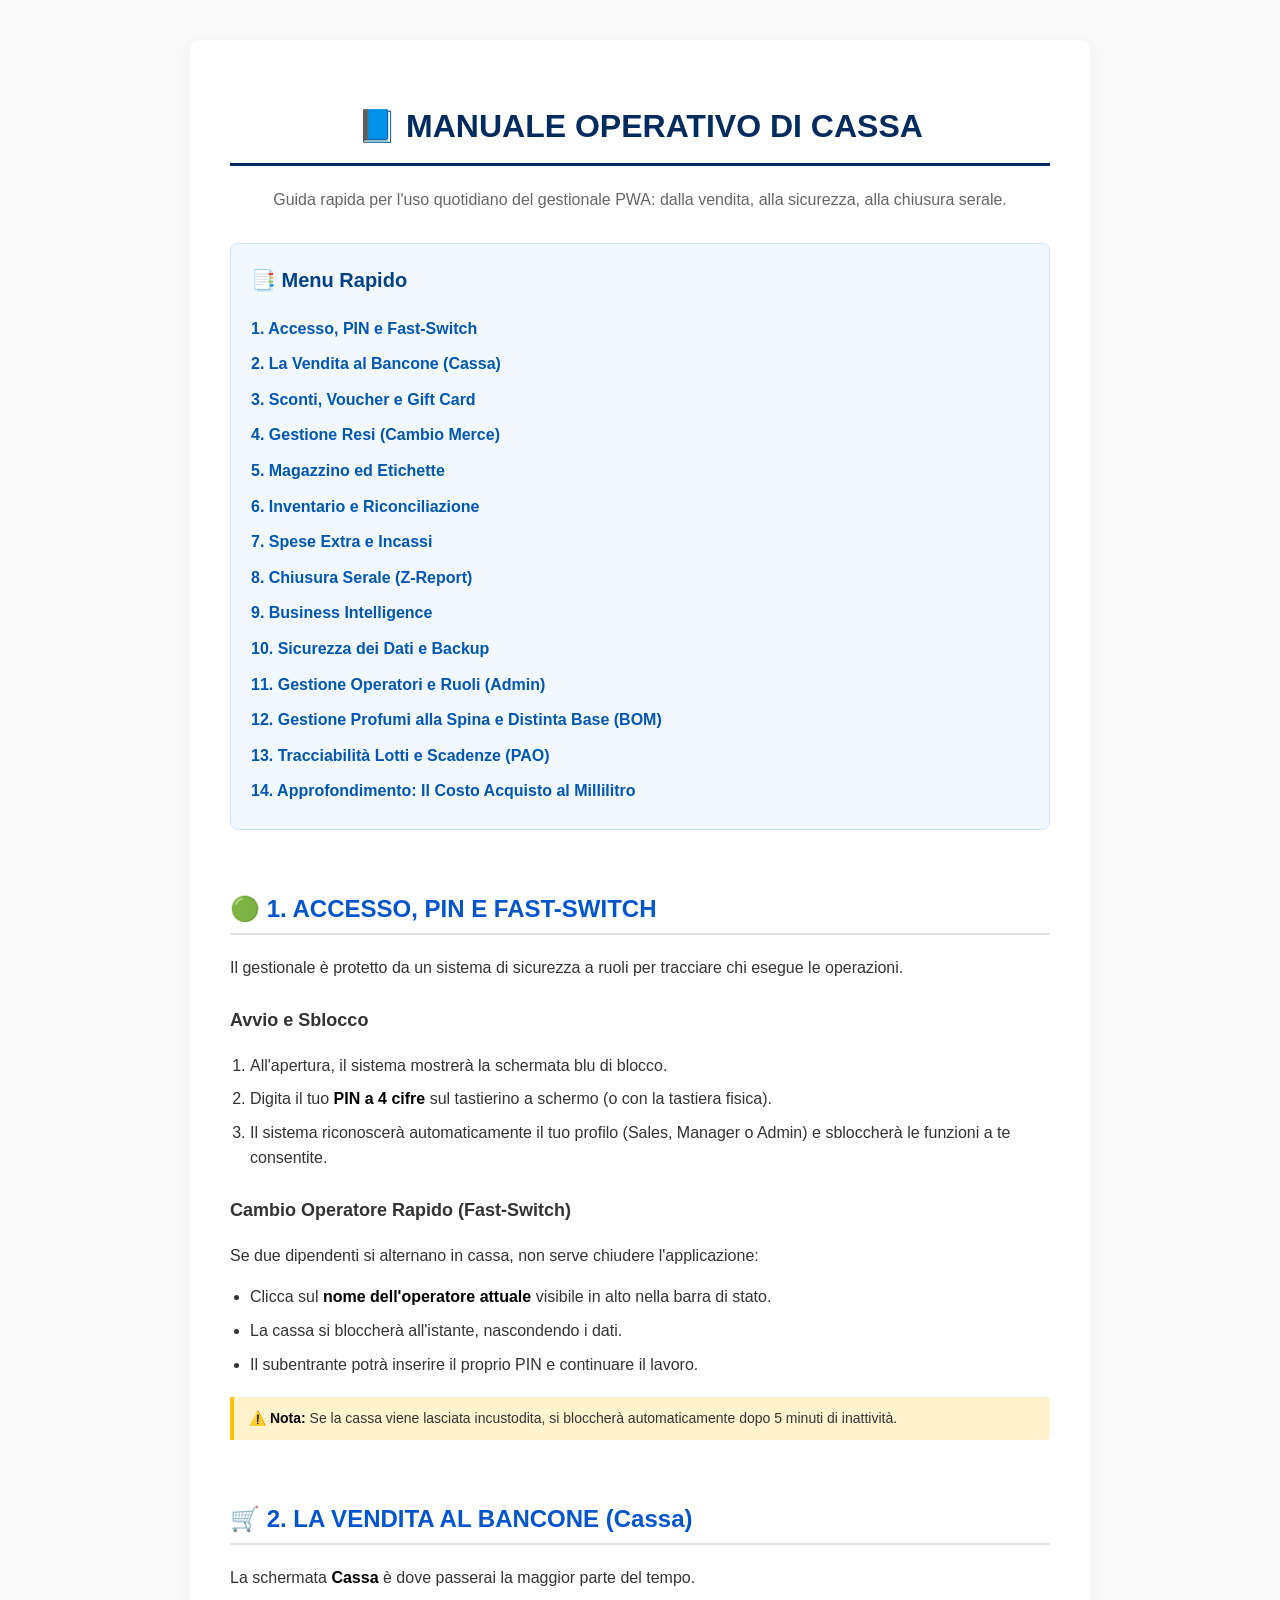
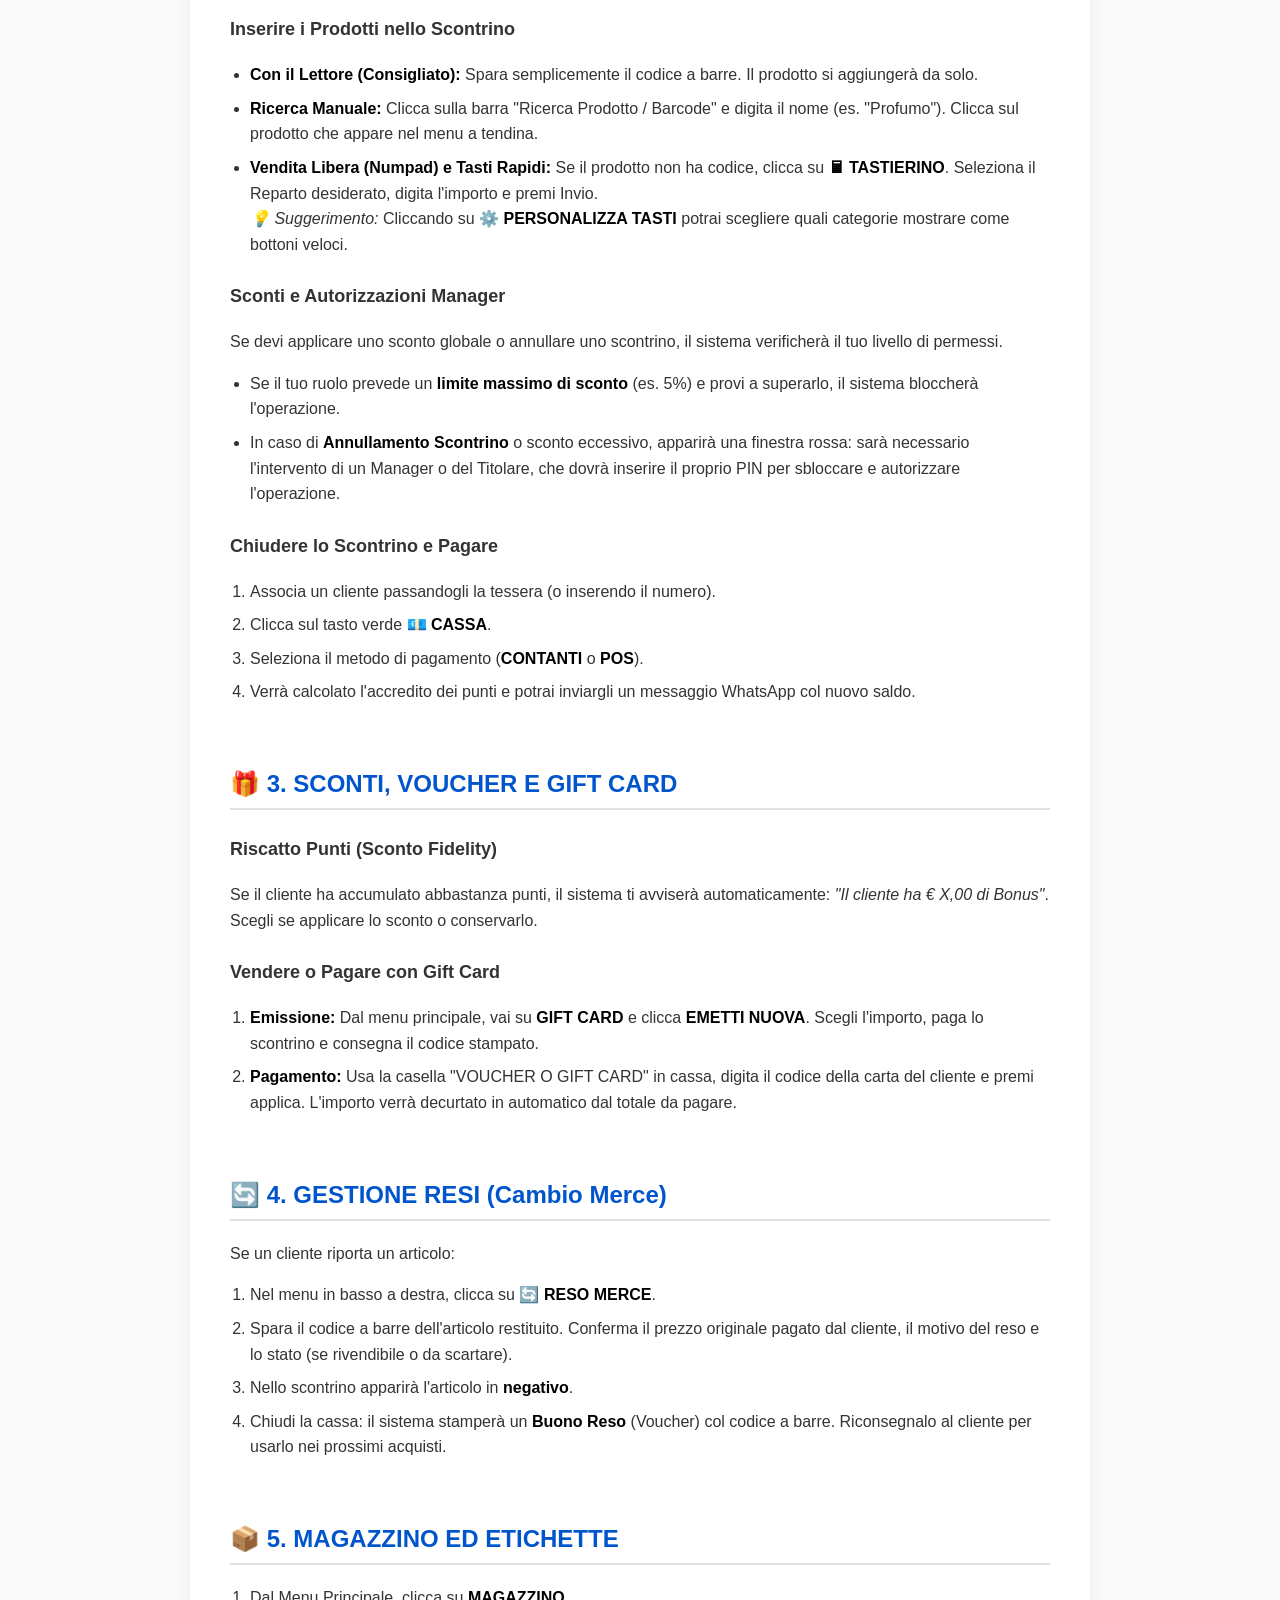
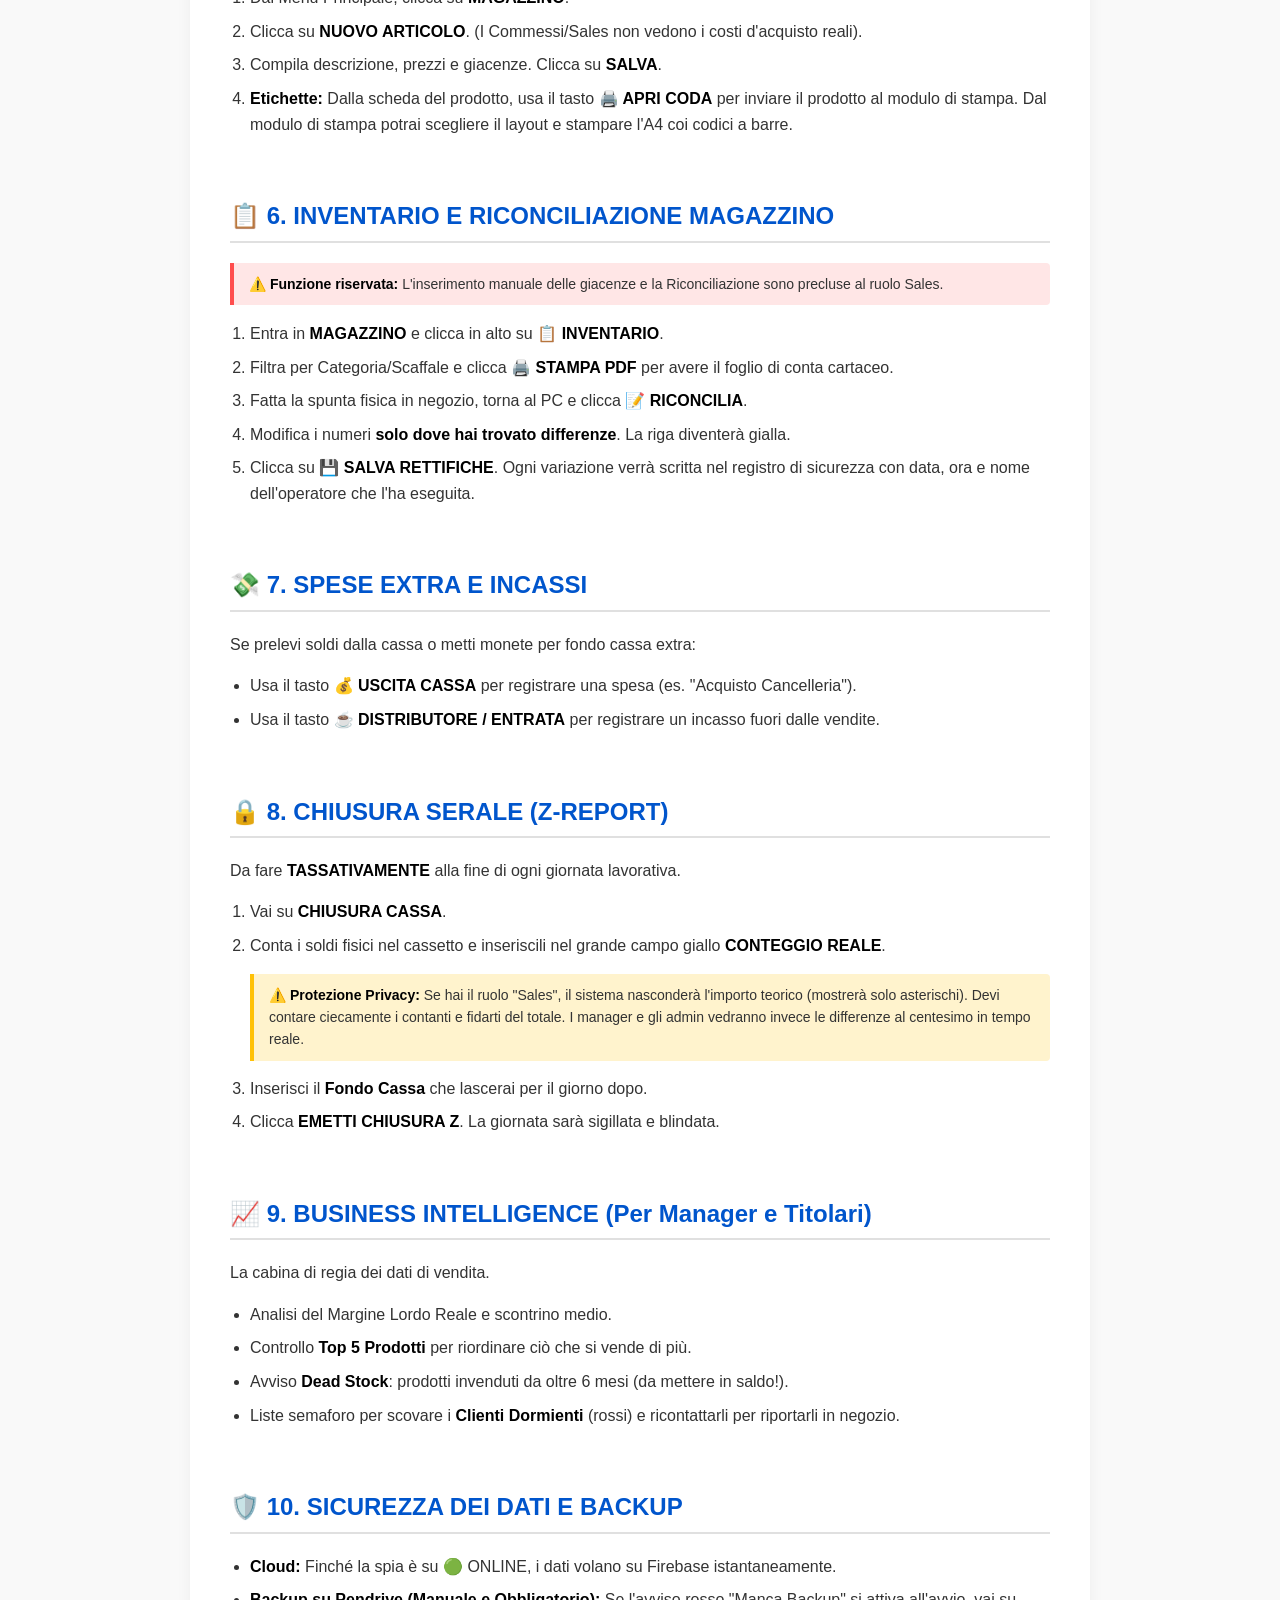
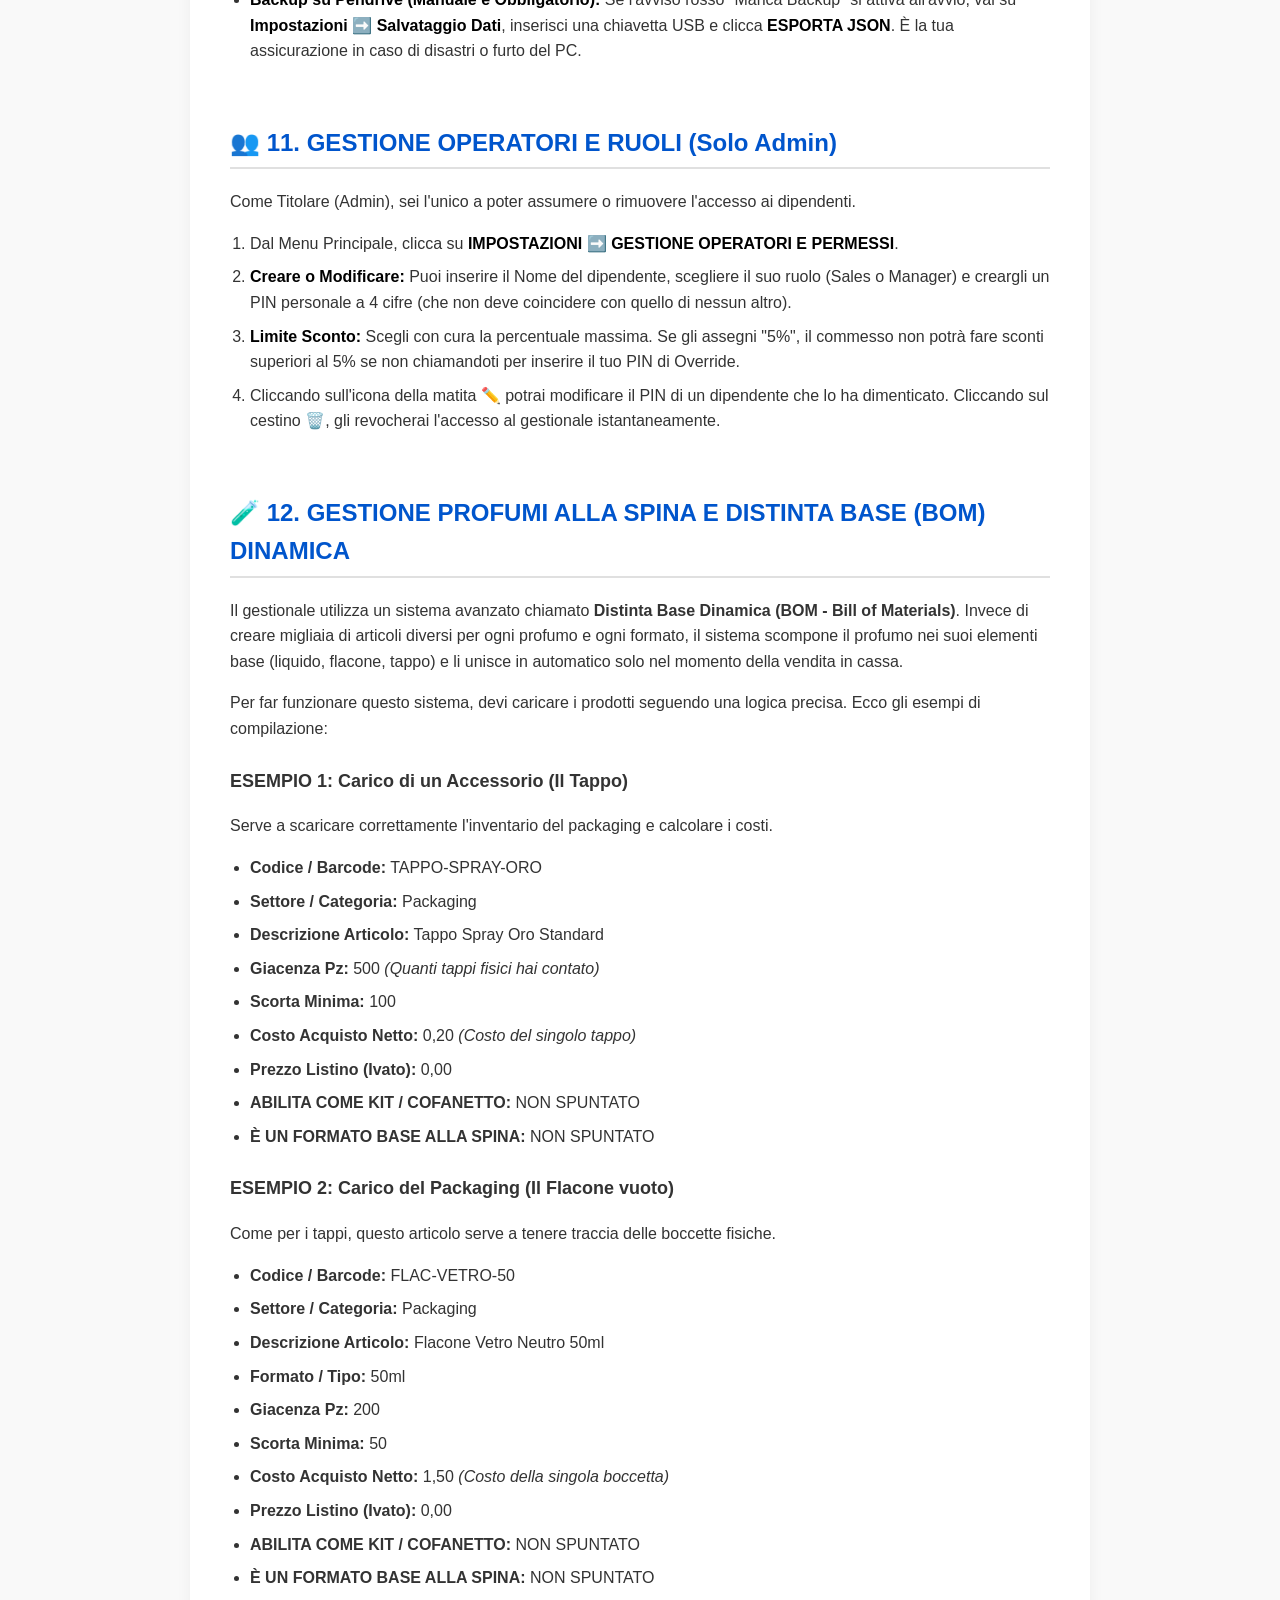
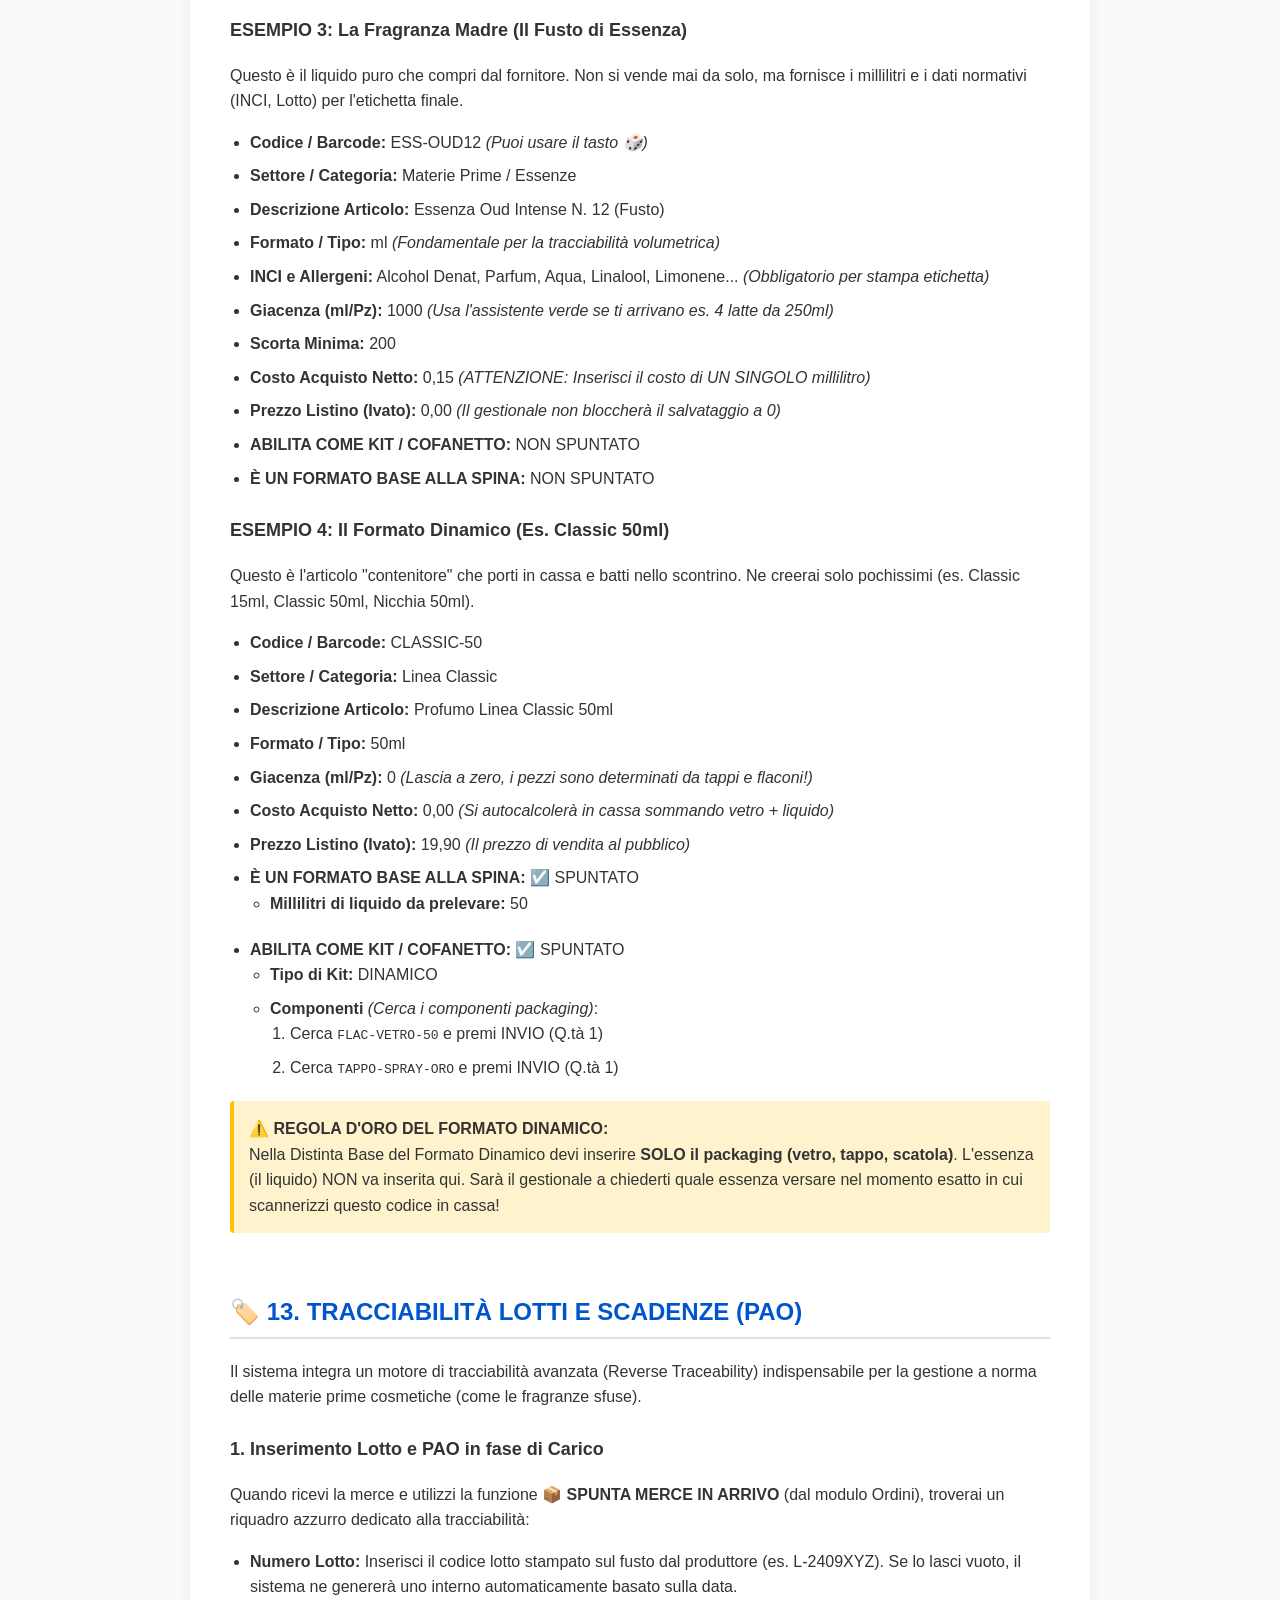
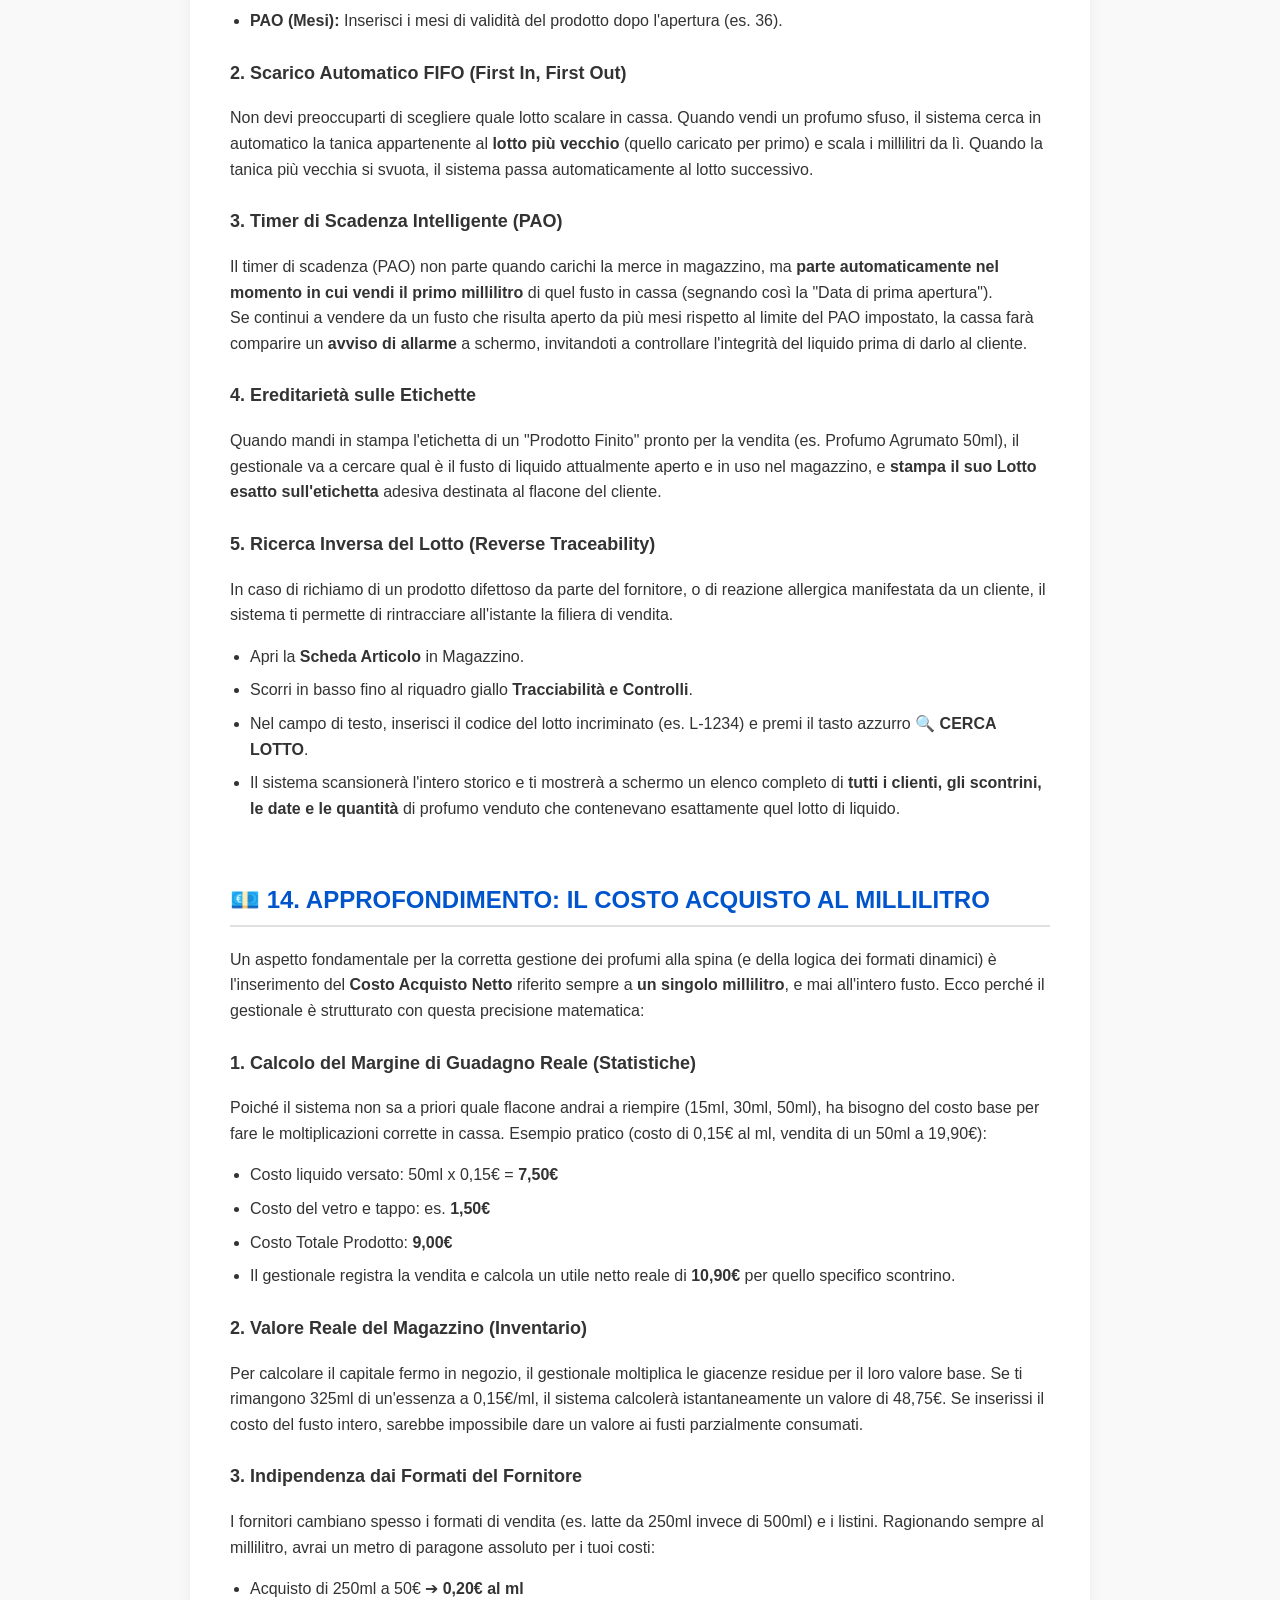
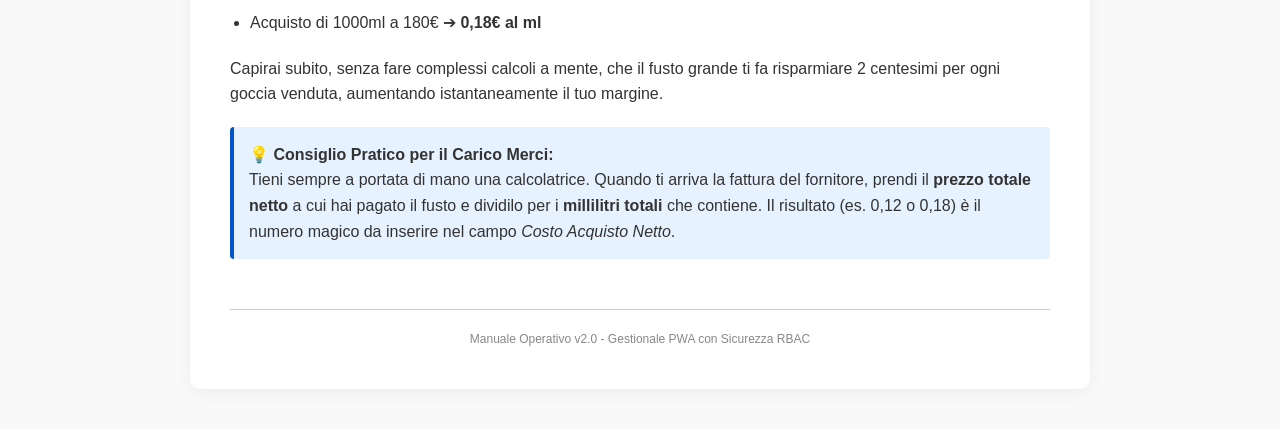
<file: manuale-operativo.html>
<!DOCTYPE html>
<html lang="it">
<head>
    <meta charset="UTF-8">
    <meta name="viewport" content="width=device-width, initial-scale=1.0">
    <title>Manuale Operativo - Gestionale Cassa</title>
    <style>
        /* Stili Generali e per lo Schermo */
        html { scroll-behavior: smooth; }
        body { 
            font-family: 'Segoe UI', Tahoma, Geneva, Verdana, sans-serif; 
            color: #333; 
            line-height: 1.6; 
            max-width: 900px; 
            margin: 0 auto; 
            padding: 40px; 
            background-color: #f9f9f9;
        }
        .container {
            background: white;
            padding: 40px;
            border-radius: 10px;
            box-shadow: 0 4px 15px rgba(0,0,0,0.05);
        }
        h1 { color: #002b5e; border-bottom: 3px solid #002b5e; padding-bottom: 10px; font-size: 32px; text-align: center; }
        h2 { color: #0055cc; margin-top: 40px; border-bottom: 2px solid #e0e0e0; padding-bottom: 5px; font-size: 24px; padding-top: 20px; }
        h3 { color: #333; margin-top: 25px; font-size: 18px; }
        ul, ol { margin-bottom: 20px; padding-left: 20px; }
        li { margin-bottom: 8px; }
        strong { color: #000; }
        .nota { background-color: #fff3cd; border-left: 4px solid #ffc107; padding: 10px 15px; margin: 15px 0; font-size: 14px; border-radius: 0 4px 4px 0;}
        .nota-rossa { background-color: #ffe6e6; border-left: 4px solid #ff4d4d; padding: 10px 15px; margin: 15px 0; font-size: 14px; border-radius: 0 4px 4px 0;}
        
        /* Box Indice / Menu Rapido */
        .toc {
            background: #f1f8ff;
            border: 1px solid #cce5ff;
            border-radius: 8px;
            padding: 20px;
            margin-bottom: 40px;
        }
        .toc h3 { margin-top: 0; color: #004085; font-size: 20px; margin-bottom: 15px; }
        .toc a {
            display: block;
            color: #0056b3;
            text-decoration: none;
            padding: 5px 0;
            font-weight: bold;
            transition: color 0.2s;
        }
        .toc a:hover { color: #002b5e; text-decoration: underline; }

        /* Stile per le immagini del manuale */
        .img-manuale {
            max-width: 100%;
            height: auto;
            border-radius: 8px;
            box-shadow: 0 4px 10px rgba(0,0,0,0.15);
            margin: 20px auto;
            border: 1px solid #ccc;
            display: block;
        }

        .footer { margin-top: 50px; text-align: center; font-size: 12px; color: #888; border-top: 1px solid #ccc; padding-top: 20px; }
        
        /* Ottimizzazione per la Stampa (PDF/Carta) */
        @media print {
            body { background-color: white; padding: 0; }
            .container { box-shadow: none; padding: 0; }
            .toc { display: none; } /* Nasconde il menu rapido in stampa */
            h2 { page-break-after: avoid; }
            ul, ol, p, .nota, .nota-rossa, img { page-break-inside: avoid; }
        }
    </style>
</head>
<body>

    <div class="container">
        <h1>📘 MANUALE OPERATIVO DI CASSA</h1>
        <p style="text-align: center; font-size: 16px; color: #666; margin-bottom: 30px;">
            Guida rapida per l'uso quotidiano del gestionale PWA: dalla vendita, alla sicurezza, alla chiusura serale.
        </p>

        <div class="toc">
            <h3>📑 Menu Rapido</h3>
            <a href="#capitolo-1">1. Accesso, PIN e Fast-Switch</a>
            <a href="#capitolo-2">2. La Vendita al Bancone (Cassa)</a>
            <a href="#capitolo-3">3. Sconti, Voucher e Gift Card</a>
            <a href="#capitolo-4">4. Gestione Resi (Cambio Merce)</a>
            <a href="#capitolo-5">5. Magazzino ed Etichette</a>
            <a href="#capitolo-6">6. Inventario e Riconciliazione</a>
            <a href="#capitolo-7">7. Spese Extra e Incassi</a>
            <a href="#capitolo-8">8. Chiusura Serale (Z-Report)</a>
            <a href="#capitolo-9">9. Business Intelligence</a>
            <a href="#capitolo-10">10. Sicurezza dei Dati e Backup</a>
            <a href="#capitolo-11">11. Gestione Operatori e Ruoli (Admin)</a>
            <a href="#capitolo-12">12. Gestione Profumi alla Spina e Distinta Base (BOM)</a>
            <a href="#capitolo-13">13. Tracciabilità Lotti e Scadenze (PAO)</a>
            <a href="#capitolo-14">14. Approfondimento: Il Costo Acquisto al Millilitro</a>
        </div>

        <h2 id="capitolo-1">🟢 1. ACCESSO, PIN E FAST-SWITCH</h2>
        <p>Il gestionale è protetto da un sistema di sicurezza a ruoli per tracciare chi esegue le operazioni.</p>

        <h3>Avvio e Sblocco</h3>
        <ol>
            <li>All'apertura, il sistema mostrerà la schermata blu di blocco.</li>
            <li>Digita il tuo <strong>PIN a 4 cifre</strong> sul tastierino a schermo (o con la tastiera fisica).</li>
            <li>Il sistema riconoscerà automaticamente il tuo profilo (Sales, Manager o Admin) e sbloccherà le funzioni a te consentite.</li>
        </ol>

        <h3>Cambio Operatore Rapido (Fast-Switch)</h3>
        <p>Se due dipendenti si alternano in cassa, non serve chiudere l'applicazione:</p>
        <ul>
            <li>Clicca sul <strong>nome dell'operatore attuale</strong> visibile in alto nella barra di stato.</li>
            <li>La cassa si bloccherà all'istante, nascondendo i dati.</li>
            <li>Il subentrante potrà inserire il proprio PIN e continuare il lavoro.</li>
        </ul>
        <div class="nota">⚠️ <strong>Nota:</strong> Se la cassa viene lasciata incustodita, si bloccherà automaticamente dopo 5 minuti di inattività.</div>

        <h2 id="capitolo-2">🛒 2. LA VENDITA AL BANCONE (Cassa)</h2>
        <p>La schermata <strong>Cassa</strong> è dove passerai la maggior parte del tempo.</p>

        <h3>Inserire i Prodotti nello Scontrino</h3>
        <ul>
            <li><strong>Con il Lettore (Consigliato):</strong> Spara semplicemente il codice a barre. Il prodotto si aggiungerà da solo.</li>
            <li><strong>Ricerca Manuale:</strong> Clicca sulla barra "Ricerca Prodotto / Barcode" e digita il nome (es. "Profumo"). Clicca sul prodotto che appare nel menu a tendina.</li>
            <li>
                <strong>Vendita Libera (Numpad) e Tasti Rapidi:</strong> Se il prodotto non ha codice, clicca su <strong>🖩 TASTIERINO</strong>. Seleziona il Reparto desiderato, digita l'importo e premi Invio.<br>
                <em>💡 Suggerimento:</em> Cliccando su <strong>⚙️ PERSONALIZZA TASTI</strong> potrai scegliere quali categorie mostrare come bottoni veloci.
            </li>
        </ul>

        <h3>Sconti e Autorizzazioni Manager</h3>
        <p>Se devi applicare uno sconto globale o annullare uno scontrino, il sistema verificherà il tuo livello di permessi.</p>
        <ul>
            <li>Se il tuo ruolo prevede un <strong>limite massimo di sconto</strong> (es. 5%) e provi a superarlo, il sistema bloccherà l'operazione.</li>
            <li>In caso di <strong>Annullamento Scontrino</strong> o sconto eccessivo, apparirà una finestra rossa: sarà necessario l'intervento di un Manager o del Titolare, che dovrà inserire il proprio PIN per sbloccare e autorizzare l'operazione.</li>
        </ul>

        <h3>Chiudere lo Scontrino e Pagare</h3>
        <ol>
            <li>Associa un cliente passandogli la tessera (o inserendo il numero).</li>
            <li>Clicca sul tasto verde <strong>💶 CASSA</strong>.</li>
            <li>Seleziona il metodo di pagamento (<strong>CONTANTI</strong> o <strong>POS</strong>).</li>
            <li>Verrà calcolato l'accredito dei punti e potrai inviargli un messaggio WhatsApp col nuovo saldo.</li>
        </ol>

        <h2 id="capitolo-3">🎁 3. SCONTI, VOUCHER E GIFT CARD</h2>
        <h3>Riscatto Punti (Sconto Fidelity)</h3>
        <p>Se il cliente ha accumulato abbastanza punti, il sistema ti avviserà automaticamente: <em>"Il cliente ha € X,00 di Bonus"</em>. Scegli se applicare lo sconto o conservarlo.</p>

        <h3>Vendere o Pagare con Gift Card</h3>
        <ol>
            <li><strong>Emissione:</strong> Dal menu principale, vai su <strong>GIFT CARD</strong> e clicca <strong>EMETTI NUOVA</strong>. Scegli l'importo, paga lo scontrino e consegna il codice stampato.</li>
            <li><strong>Pagamento:</strong> Usa la casella "VOUCHER O GIFT CARD" in cassa, digita il codice della carta del cliente e premi applica. L'importo verrà decurtato in automatico dal totale da pagare.</li>
        </ol>

        <h2 id="capitolo-4">🔄 4. GESTIONE RESI (Cambio Merce)</h2>
        <p>Se un cliente riporta un articolo:</p>
        <ol>
            <li>Nel menu in basso a destra, clicca su <strong>🔄 RESO MERCE</strong>.</li>
            <li>Spara il codice a barre dell'articolo restituito. Conferma il prezzo originale pagato dal cliente, il motivo del reso e lo stato (se rivendibile o da scartare).</li>
            <li>Nello scontrino apparirà l'articolo in <strong>negativo</strong>.</li>
            <li>Chiudi la cassa: il sistema stamperà un <strong>Buono Reso</strong> (Voucher) col codice a barre. Riconsegnalo al cliente per usarlo nei prossimi acquisti.</li>
        </ol>

        <h2 id="capitolo-5">📦 5. MAGAZZINO ED ETICHETTE</h2>
        <ol>
            <li>Dal Menu Principale, clicca su <strong>MAGAZZINO</strong>.</li>
            <li>Clicca su <strong>NUOVO ARTICOLO</strong>. (I Commessi/Sales non vedono i costi d'acquisto reali).</li>
            <li>Compila descrizione, prezzi e giacenze. Clicca su <strong>SALVA</strong>.</li>
            <li><strong>Etichette:</strong> Dalla scheda del prodotto, usa il tasto <strong>🖨️ APRI CODA</strong> per inviare il prodotto al modulo di stampa. Dal modulo di stampa potrai scegliere il layout e stampare l'A4 coi codici a barre.</li>
        </ol>

        <h2 id="capitolo-6">📋 6. INVENTARIO E RICONCILIAZIONE MAGAZZINO</h2>
        <div class="nota-rossa">⚠️ <strong>Funzione riservata:</strong> L'inserimento manuale delle giacenze e la Riconciliazione sono precluse al ruolo Sales.</div>
        <ol>
            <li>Entra in <strong>MAGAZZINO</strong> e clicca in alto su <strong>📋 INVENTARIO</strong>.</li>
            <li>Filtra per Categoria/Scaffale e clicca <strong>🖨️ STAMPA PDF</strong> per avere il foglio di conta cartaceo.</li>
            <li>Fatta la spunta fisica in negozio, torna al PC e clicca <strong>📝 RICONCILIA</strong>.</li>
            <li>Modifica i numeri <strong>solo dove hai trovato differenze</strong>. La riga diventerà gialla.</li>
            <li>Clicca su <strong>💾 SALVA RETTIFICHE</strong>. Ogni variazione verrà scritta nel registro di sicurezza con data, ora e nome dell'operatore che l'ha eseguita.</li>
        </ol>

        <h2 id="capitolo-7">💸 7. SPESE EXTRA E INCASSI</h2>
        <p>Se prelevi soldi dalla cassa o metti monete per fondo cassa extra:</p>
        <ul>
            <li>Usa il tasto <strong>💰 USCITA CASSA</strong> per registrare una spesa (es. "Acquisto Cancelleria").</li>
            <li>Usa il tasto <strong>☕ DISTRIBUTORE / ENTRATA</strong> per registrare un incasso fuori dalle vendite.</li>
        </ul>

        <h2 id="capitolo-8">🔒 8. CHIUSURA SERALE (Z-REPORT)</h2>
        <p>Da fare <strong>TASSATIVAMENTE</strong> alla fine di ogni giornata lavorativa.</p>
        <ol>
            <li>Vai su <strong>CHIUSURA CASSA</strong>.</li>
            <li>
                Conta i soldi fisici nel cassetto e inseriscili nel grande campo giallo <strong>CONTEGGIO REALE</strong>.
                <div class="nota">⚠️ <strong>Protezione Privacy:</strong> Se hai il ruolo "Sales", il sistema nasconderà l'importo teorico (mostrerà solo asterischi). Devi contare ciecamente i contanti e fidarti del totale. I manager e gli admin vedranno invece le differenze al centesimo in tempo reale.</div>
            </li>
            <li>Inserisci il <strong>Fondo Cassa</strong> che lascerai per il giorno dopo.</li>
            <li>Clicca <strong>EMETTI CHIUSURA Z</strong>. La giornata sarà sigillata e blindata.</li>
        </ol>

        <h2 id="capitolo-9">📈 9. BUSINESS INTELLIGENCE (Per Manager e Titolari)</h2>
        <p>La cabina di regia dei dati di vendita.</p>
        <ul>
            <li>Analisi del Margine Lordo Reale e scontrino medio.</li>
            <li>Controllo <strong>Top 5 Prodotti</strong> per riordinare ciò che si vende di più.</li>
            <li>Avviso <strong>Dead Stock</strong>: prodotti invenduti da oltre 6 mesi (da mettere in saldo!).</li>
            <li>Liste semaforo per scovare i <strong>Clienti Dormienti</strong> (rossi) e ricontattarli per riportarli in negozio.</li>
        </ul>

        <h2 id="capitolo-10">🛡️ 10. SICUREZZA DEI DATI E BACKUP</h2>
        <ul>
            <li><strong>Cloud:</strong> Finché la spia è su 🟢 ONLINE, i dati volano su Firebase istantaneamente.</li>
            <li><strong>Backup su Pendrive (Manuale e Obbligatorio):</strong> Se l'avviso rosso "Manca Backup" si attiva all'avvio, vai su <strong>Impostazioni ➡️ Salvataggio Dati</strong>, inserisci una chiavetta USB e clicca <strong>ESPORTA JSON</strong>. È la tua assicurazione in caso di disastri o furto del PC.</li>
        </ul>

        <h2 id="capitolo-11">👥 11. GESTIONE OPERATORI E RUOLI (Solo Admin)</h2>
        <p>Come Titolare (Admin), sei l'unico a poter assumere o rimuovere l'accesso ai dipendenti.</p>
        <ol>
            <li>Dal Menu Principale, clicca su <strong>IMPOSTAZIONI</strong> ➡️ <strong>GESTIONE OPERATORI E PERMESSI</strong>.</li>
            <li><strong>Creare o Modificare:</strong> Puoi inserire il Nome del dipendente, scegliere il suo ruolo (Sales o Manager) e creargli un PIN personale a 4 cifre (che non deve coincidere con quello di nessun altro).</li>
            <li><strong>Limite Sconto:</strong> Scegli con cura la percentuale massima. Se gli assegni "5%", il commesso non potrà fare sconti superiori al 5% se non chiamandoti per inserire il tuo PIN di Override.</li>
            <li>Cliccando sull'icona della matita ✏️ potrai modificare il PIN di un dipendente che lo ha dimenticato. Cliccando sul cestino 🗑️, gli revocherai l'accesso al gestionale istantaneamente.</li>
        </ol>

        <h2 id="capitolo-12">🧪 12. GESTIONE PROFUMI ALLA SPINA E DISTINTA BASE (BOM) DINAMICA</h2>
        <p>Il gestionale utilizza un sistema avanzato chiamato <b>Distinta Base Dinamica (BOM - Bill of Materials)</b>. Invece di creare migliaia di articoli diversi per ogni profumo e ogni formato, il sistema scompone il profumo nei suoi elementi base (liquido, flacone, tappo) e li unisce in automatico solo nel momento della vendita in cassa.</p>
        <p>Per far funzionare questo sistema, devi caricare i prodotti seguendo una logica precisa. Ecco gli esempi di compilazione:</p>

        <h3>ESEMPIO 1: Carico di un Accessorio (Il Tappo)</h3>
        <p>Serve a scaricare correttamente l'inventario del packaging e calcolare i costi.</p>
        <ul>
            <li><b>Codice / Barcode:</b> TAPPO-SPRAY-ORO</li>
            <li><b>Settore / Categoria:</b> Packaging</li>
            <li><b>Descrizione Articolo:</b> Tappo Spray Oro Standard</li>
            <li><b>Giacenza Pz:</b> 500 <i>(Quanti tappi fisici hai contato)</i></li>
            <li><b>Scorta Minima:</b> 100</li>
            <li><b>Costo Acquisto Netto:</b> 0,20 <i>(Costo del singolo tappo)</i></li>
            <li><b>Prezzo Listino (Ivato):</b> 0,00</li>
            <li><b>ABILITA COME KIT / COFANETTO:</b> NON SPUNTATO</li>
            <li><b>È UN FORMATO BASE ALLA SPINA:</b> NON SPUNTATO</li>
        </ul>

        <h3>ESEMPIO 2: Carico del Packaging (Il Flacone vuoto)</h3>
        <p>Come per i tappi, questo articolo serve a tenere traccia delle boccette fisiche.</p>
        <ul>
            <li><b>Codice / Barcode:</b> FLAC-VETRO-50</li>
            <li><b>Settore / Categoria:</b> Packaging</li>
            <li><b>Descrizione Articolo:</b> Flacone Vetro Neutro 50ml</li>
            <li><b>Formato / Tipo:</b> 50ml</li>
            <li><b>Giacenza Pz:</b> 200</li>
            <li><b>Scorta Minima:</b> 50</li>
            <li><b>Costo Acquisto Netto:</b> 1,50 <i>(Costo della singola boccetta)</i></li>
            <li><b>Prezzo Listino (Ivato):</b> 0,00</li>
            <li><b>ABILITA COME KIT / COFANETTO:</b> NON SPUNTATO</li>
            <li><b>È UN FORMATO BASE ALLA SPINA:</b> NON SPUNTATO</li>
        </ul>

        <h3>ESEMPIO 3: La Fragranza Madre (Il Fusto di Essenza)</h3>
        <p>Questo è il liquido puro che compri dal fornitore. Non si vende mai da solo, ma fornisce i millilitri e i dati normativi (INCI, Lotto) per l'etichetta finale.</p>
        <ul>
            <li><b>Codice / Barcode:</b> ESS-OUD12 <i>(Puoi usare il tasto 🎲)</i></li>
            <li><b>Settore / Categoria:</b> Materie Prime / Essenze</li>
            <li><b>Descrizione Articolo:</b> Essenza Oud Intense N. 12 (Fusto)</li>
            <li><b>Formato / Tipo:</b> ml <i>(Fondamentale per la tracciabilità volumetrica)</i></li>
            <li><b>INCI e Allergeni:</b> Alcohol Denat, Parfum, Aqua, Linalool, Limonene... <i>(Obbligatorio per stampa etichetta)</i></li>
            <li><b>Giacenza (ml/Pz):</b> 1000 <i>(Usa l'assistente verde se ti arrivano es. 4 latte da 250ml)</i></li>
            <li><b>Scorta Minima:</b> 200</li>
            <li><b>Costo Acquisto Netto:</b> 0,15 <i>(ATTENZIONE: Inserisci il costo di UN SINGOLO millilitro)</i></li>
            <li><b>Prezzo Listino (Ivato):</b> 0,00 <i>(Il gestionale non bloccherà il salvataggio a 0)</i></li>
            <li><b>ABILITA COME KIT / COFANETTO:</b> NON SPUNTATO</li>
            <li><b>È UN FORMATO BASE ALLA SPINA:</b> NON SPUNTATO</li>
        </ul>

        <h3>ESEMPIO 4: Il Formato Dinamico (Es. Classic 50ml)</h3>
        <p>Questo è l'articolo "contenitore" che porti in cassa e batti nello scontrino. Ne creerai solo pochissimi (es. Classic 15ml, Classic 50ml, Nicchia 50ml).</p>
        <ul>
            <li><b>Codice / Barcode:</b> CLASSIC-50</li>
            <li><b>Settore / Categoria:</b> Linea Classic</li>
            <li><b>Descrizione Articolo:</b> Profumo Linea Classic 50ml</li>
            <li><b>Formato / Tipo:</b> 50ml</li>
            <li><b>Giacenza (ml/Pz):</b> 0 <i>(Lascia a zero, i pezzi sono determinati da tappi e flaconi!)</i></li>
            <li><b>Costo Acquisto Netto:</b> 0,00 <i>(Si autocalcolerà in cassa sommando vetro + liquido)</i></li>
            <li><b>Prezzo Listino (Ivato):</b> 19,90 <i>(Il prezzo di vendita al pubblico)</i></li>
            <li>
                <b>È UN FORMATO BASE ALLA SPINA:</b> ☑️ SPUNTATO
                <ul>
                    <li><b>Millilitri di liquido da prelevare:</b> 50</li>
                </ul>
            </li>
            <li>
                <b>ABILITA COME KIT / COFANETTO:</b> ☑️ SPUNTATO
                <ul>
                    <li><b>Tipo di Kit:</b> DINAMICO</li>
                    <li>
                        <b>Componenti</b> <i>(Cerca i componenti packaging)</i>:
                        <ol>
                            <li>Cerca <code>FLAC-VETRO-50</code> e premi INVIO (Q.tà 1)</li>
                            <li>Cerca <code>TAPPO-SPRAY-ORO</code> e premi INVIO (Q.tà 1)</li>
                        </ol>
                    </li>
                </ul>
            </li>
        </ul>
        <div style="background: #fff3cd; padding: 15px; border-left: 4px solid #ffc107; margin-top: 15px; border-radius: 4px;">
            <b>⚠️ REGOLA D'ORO DEL FORMATO DINAMICO:</b><br>
            Nella Distinta Base del Formato Dinamico devi inserire <b>SOLO il packaging (vetro, tappo, scatola)</b>. L'essenza (il liquido) NON va inserita qui. Sarà il gestionale a chiederti quale essenza versare nel momento esatto in cui scannerizzi questo codice in cassa!
        </div>

        <h2 id="capitolo-13">🏷️ 13. TRACCIABILITÀ LOTTI E SCADENZE (PAO)</h2>
        <p>Il sistema integra un motore di tracciabilità avanzata (Reverse Traceability) indispensabile per la gestione a norma delle materie prime cosmetiche (come le fragranze sfuse).</p>

        <h3>1. Inserimento Lotto e PAO in fase di Carico</h3>
        <p>Quando ricevi la merce e utilizzi la funzione <b>📦 SPUNTA MERCE IN ARRIVO</b> (dal modulo Ordini), troverai un riquadro azzurro dedicato alla tracciabilità:</p>
        <ul>
            <li><b>Numero Lotto:</b> Inserisci il codice lotto stampato sul fusto dal produttore (es. L-2409XYZ). Se lo lasci vuoto, il sistema ne genererà uno interno automaticamente basato sulla data.</li>
            <li><b>PAO (Mesi):</b> Inserisci i mesi di validità del prodotto dopo l'apertura (es. 36).</li>
        </ul>

        <h3>2. Scarico Automatico FIFO (First In, First Out)</h3>
        <p>Non devi preoccuparti di scegliere quale lotto scalare in cassa. Quando vendi un profumo sfuso, il sistema cerca in automatico la tanica appartenente al <b>lotto più vecchio</b> (quello caricato per primo) e scala i millilitri da lì. Quando la tanica più vecchia si svuota, il sistema passa automaticamente al lotto successivo.</p>

        <h3>3. Timer di Scadenza Intelligente (PAO)</h3>
        <p>
            Il timer di scadenza (PAO) non parte quando carichi la merce in magazzino, ma <b>parte automaticamente nel momento in cui vendi il primo millilitro</b> di quel fusto in cassa (segnando così la "Data di prima apertura").<br>
            Se continui a vendere da un fusto che risulta aperto da più mesi rispetto al limite del PAO impostato, la cassa farà comparire un <b>avviso di allarme</b> a schermo, invitandoti a controllare l'integrità del liquido prima di darlo al cliente.
        </p>

        <h3>4. Ereditarietà sulle Etichette</h3>
        <p>Quando mandi in stampa l'etichetta di un "Prodotto Finito" pronto per la vendita (es. Profumo Agrumato 50ml), il gestionale va a cercare qual è il fusto di liquido attualmente aperto e in uso nel magazzino, e <b>stampa il suo Lotto esatto sull'etichetta</b> adesiva destinata al flacone del cliente.</p>

        <h3>5. Ricerca Inversa del Lotto (Reverse Traceability)</h3>
        <p>In caso di richiamo di un prodotto difettoso da parte del fornitore, o di reazione allergica manifestata da un cliente, il sistema ti permette di rintracciare all'istante la filiera di vendita.</p>
        <ul>
            <li>Apri la <b>Scheda Articolo</b> in Magazzino.</li>
            <li>Scorri in basso fino al riquadro giallo <b>Tracciabilità e Controlli</b>.</li>
            <li>Nel campo di testo, inserisci il codice del lotto incriminato (es. L-1234) e premi il tasto azzurro <b>🔍 CERCA LOTTO</b>.</li>
            <li>Il sistema scansionerà l'intero storico e ti mostrerà a schermo un elenco completo di <b>tutti i clienti, gli scontrini, le date e le quantità</b> di profumo venduto che contenevano esattamente quel lotto di liquido.</li>
        </ul>

        <h2 id="capitolo-14">💶 14. APPROFONDIMENTO: IL COSTO ACQUISTO AL MILLILITRO</h2>
        <p>Un aspetto fondamentale per la corretta gestione dei profumi alla spina (e della logica dei formati dinamici) è l'inserimento del <b>Costo Acquisto Netto</b> riferito sempre a <b>un singolo millilitro</b>, e mai all'intero fusto. Ecco perché il gestionale è strutturato con questa precisione matematica:</p>

        <h3>1. Calcolo del Margine di Guadagno Reale (Statistiche)</h3>
        <p>Poiché il sistema non sa a priori quale flacone andrai a riempire (15ml, 30ml, 50ml), ha bisogno del costo base per fare le moltiplicazioni corrette in cassa. Esempio pratico (costo di 0,15€ al ml, vendita di un 50ml a 19,90€):</p>
        <ul>
            <li>Costo liquido versato: 50ml x 0,15€ = <b>7,50€</b></li>
            <li>Costo del vetro e tappo: es. <b>1,50€</b></li>
            <li>Costo Totale Prodotto: <b>9,00€</b></li>
            <li>Il gestionale registra la vendita e calcola un utile netto reale di <b>10,90€</b> per quello specifico scontrino.</li>
        </ul>

        <h3>2. Valore Reale del Magazzino (Inventario)</h3>
        <p>Per calcolare il capitale fermo in negozio, il gestionale moltiplica le giacenze residue per il loro valore base. Se ti rimangono 325ml di un'essenza a 0,15€/ml, il sistema calcolerà istantaneamente un valore di 48,75€. Se inserissi il costo del fusto intero, sarebbe impossibile dare un valore ai fusti parzialmente consumati.</p>

        <h3>3. Indipendenza dai Formati del Fornitore</h3>
        <p>I fornitori cambiano spesso i formati di vendita (es. latte da 250ml invece di 500ml) e i listini. Ragionando sempre al millilitro, avrai un metro di paragone assoluto per i tuoi costi:</p>
        <ul>
            <li>Acquisto di 250ml a 50€ ➔ <b>0,20€ al ml</b></li>
            <li>Acquisto di 1000ml a 180€ ➔ <b>0,18€ al ml</b></li>
        </ul>
        <p>Capirai subito, senza fare complessi calcoli a mente, che il fusto grande ti fa risparmiare 2 centesimi per ogni goccia venduta, aumentando istantaneamente il tuo margine.</p>

        <div style="background: #e6f2ff; padding: 15px; border-left: 4px solid #0055cc; margin-top: 20px; border-radius: 4px;">
            <b>💡 Consiglio Pratico per il Carico Merci:</b><br>
            Tieni sempre a portata di mano una calcolatrice. Quando ti arriva la fattura del fornitore, prendi il <b>prezzo totale netto</b> a cui hai pagato il fusto e dividilo per i <b>millilitri totali</b> che contiene. Il risultato (es. 0,12 o 0,18) è il numero magico da inserire nel campo <i>Costo Acquisto Netto</i>.
        </div>

        <div class="footer">
            Manuale Operativo v2.0 - Gestionale PWA con Sicurezza RBAC
        </div>
    </div>

</body>
</html>
</file>
